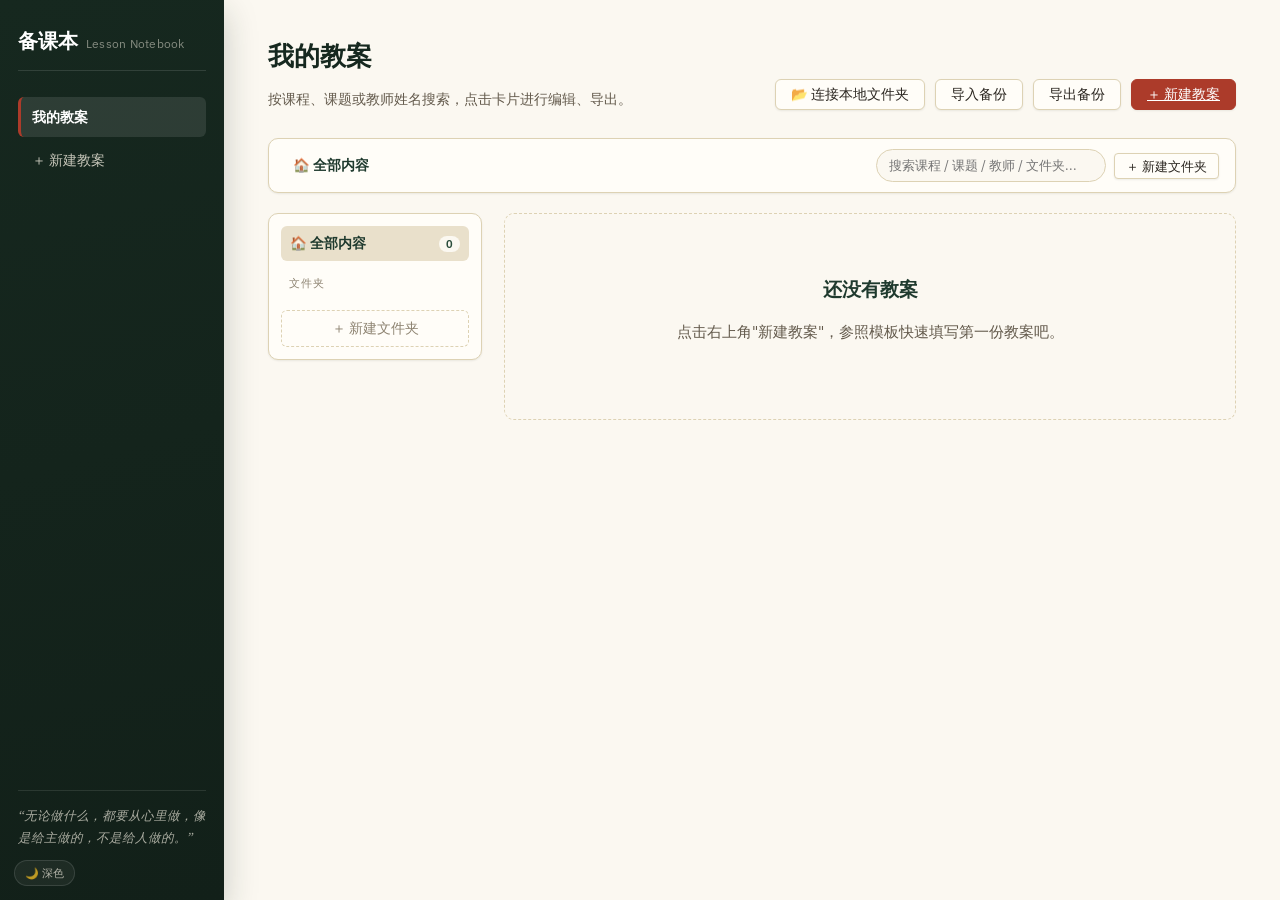
<file: index.html>
<!DOCTYPE html>
<html lang="zh-CN">
<head>
<meta charset="UTF-8" />
<meta name="viewport" content="width=device-width, initial-scale=1.0" />
<title>备课本 · 我的教案</title>
<script>
// 提前应用主题，避免深色模式下刷新时闪白
try { if (localStorage.getItem("lesson_planner_theme") === "dark") document.documentElement.setAttribute("data-theme", "dark"); } catch (e) {}
</script>
<link rel="stylesheet" href="css/style.css?v=76" />
</head>
<body>
<div class="app-shell">

  <aside class="app-rail">
    <div class="brand">备课本
      <small>Lesson Notebook</small>
    </div>
    <nav>
      <a href="index.html" class="active">我的教案</a>
      <a href="editor.html">＋ 新建教案</a>
    </nav>
    <div class="rail-tabs" id="rail-tabs"></div>
    <button class="theme-toggle" id="theme-toggle" title="切换主题">🌙 深色</button>
    <div class="rail-foot">
      <span class="rail-foot-text">“无论做什么，都要从心里做，像是给主做的，不是给人做的。”</span>
    </div>
  </aside>

  <main class="app-main">
    <div class="page-head">
      <div>
        <h1>我的教案</h1>
        <p>按课程、课题或教师姓名搜索，点击卡片进行编辑、导出。</p>
      </div>
      <div class="toolbar">
        <button class="btn" id="fs-sync-btn" style="display:none" title="把教案实时镜像为本地真实文件夹和 JSON 文件">📂 连接本地文件夹</button>
        <button class="btn" id="import-backup-btn">导入备份</button>
        <button class="btn" id="export-backup-btn">导出备份</button>
        <a class="btn btn-accent" href="editor.html">＋ 新建教案</a>
      </div>
      <input type="file" id="import-file-input" accept="application/json" style="display:none" />
    </div>

    <div class="breadcrumb-bar">
      <div class="breadcrumb" id="breadcrumb"></div>
      <div class="breadcrumb-tools">
        <input type="search" id="search-input" placeholder="搜索课程 / 课题 / 教师 / 文件夹..." />
        <button class="btn btn-sm" id="new-folder-btn" title="新建文件夹">＋ 新建文件夹</button>
      </div>
    </div>

    <div class="explorer">
      <aside class="explorer-sidebar" id="explorer-sidebar"></aside>

      <section class="explorer-main">
        <div class="card-grid" id="card-grid"></div>

        <div class="empty-state" id="empty-state" style="display:none">
          <h2>还没有教案</h2>
          <p>点击右上角"新建教案"，参照模板快速填写第一份教案吧。</p>
        </div>
      </section>
    </div>
  </main>
</div>

<div class="toast" id="toast"></div>

<!-- 移动教案弹窗 -->
<div class="move-modal" id="move-modal" style="display:none">
  <div class="modal-backdrop" id="move-modal-backdrop"></div>
  <div class="move-modal-content">
    <h3>移动教案到…</h3>
    <div class="move-list" id="move-list"></div>
    <div class="move-modal-actions">
      <button type="button" class="btn btn-ghost" id="move-cancel">取消</button>
    </div>
  </div>
</div>

<!-- 新建/重命名文件夹弹窗 -->
<div class="move-modal" id="folder-modal" style="display:none">
  <div class="modal-backdrop" id="folder-modal-backdrop"></div>
  <div class="move-modal-content">
    <h3 id="folder-modal-title">新建文件夹</h3>
    <input type="text" id="folder-name-input" placeholder="请输入文件夹名称..." maxlength="50" />
    <div class="move-modal-actions">
      <button type="button" class="btn btn-ghost" id="folder-modal-cancel">取消</button>
      <button type="button" class="btn btn-primary" id="folder-modal-ok">确定</button>
    </div>
  </div>
</div>

<script type="module" src="js/dashboard.js?v=72"></script>
<script type="module" src="js/theme.js?v=72"></script>
</body>
</html>
</file>
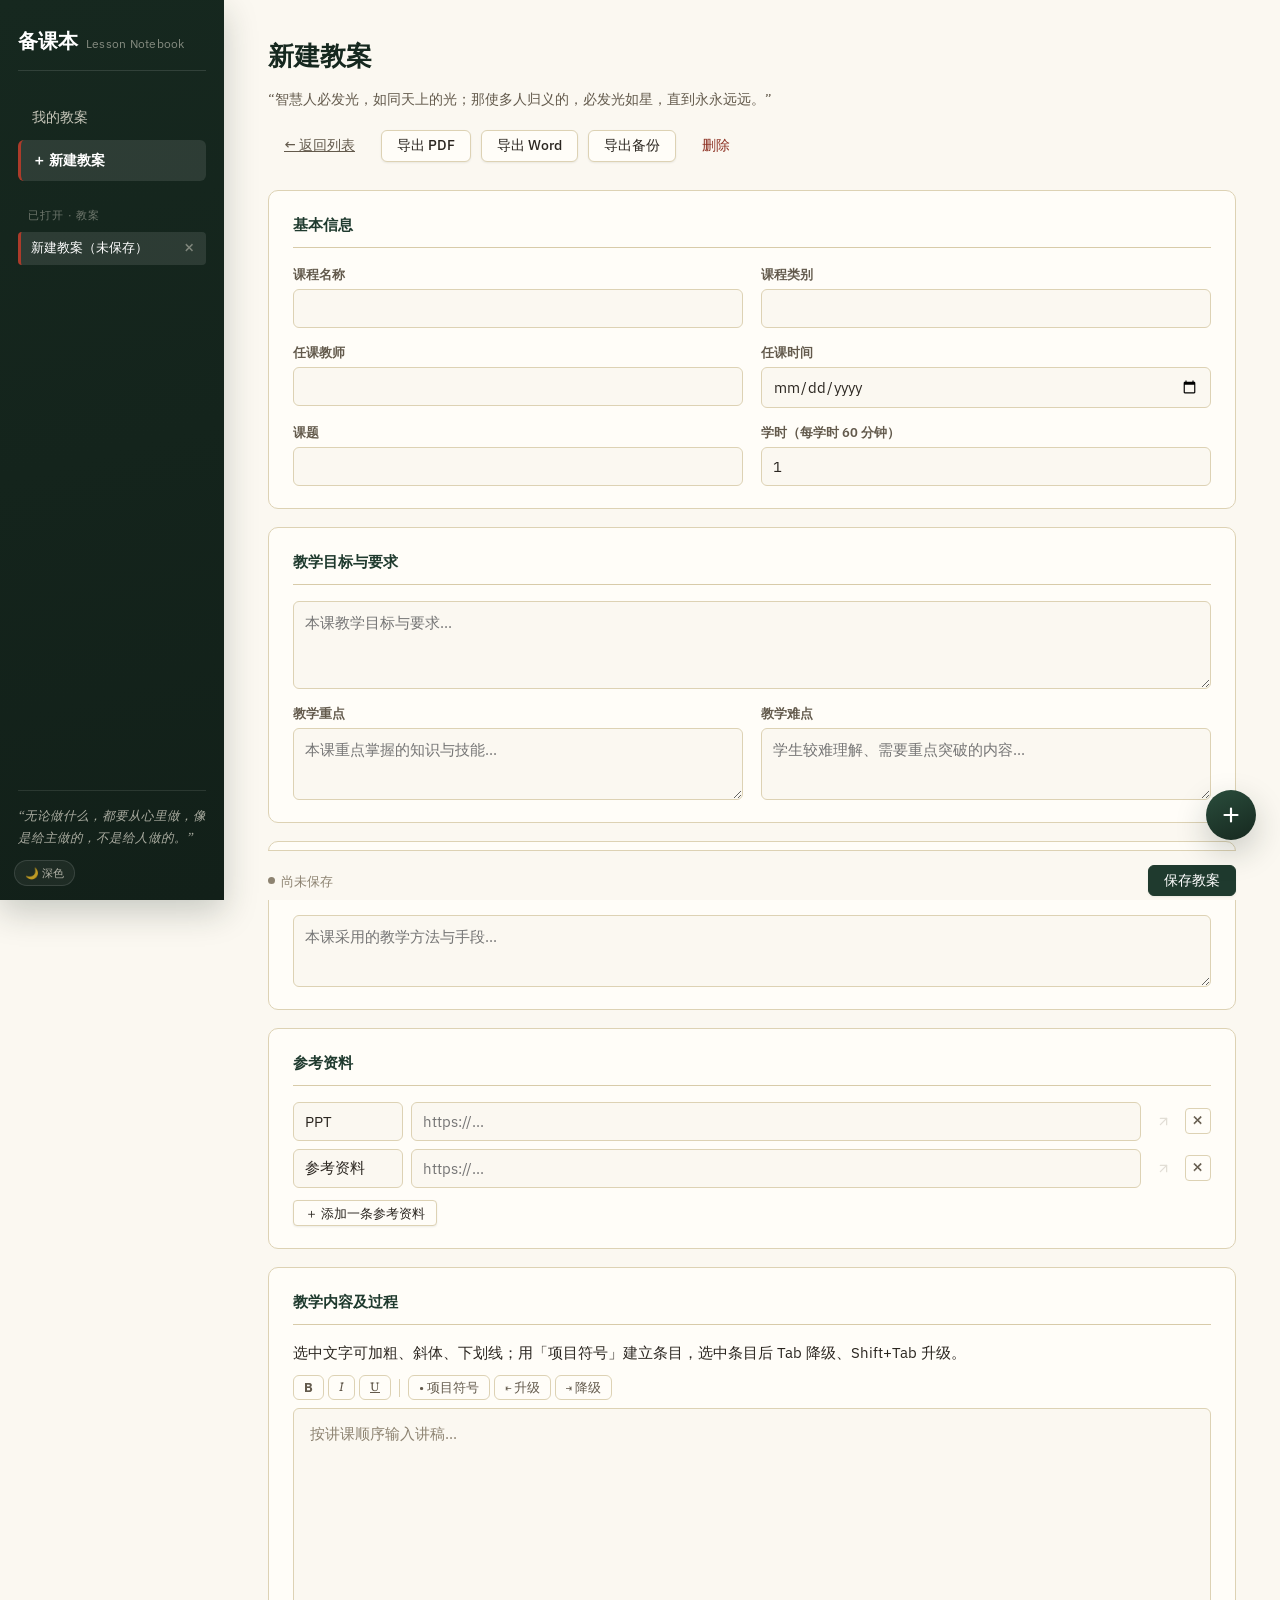
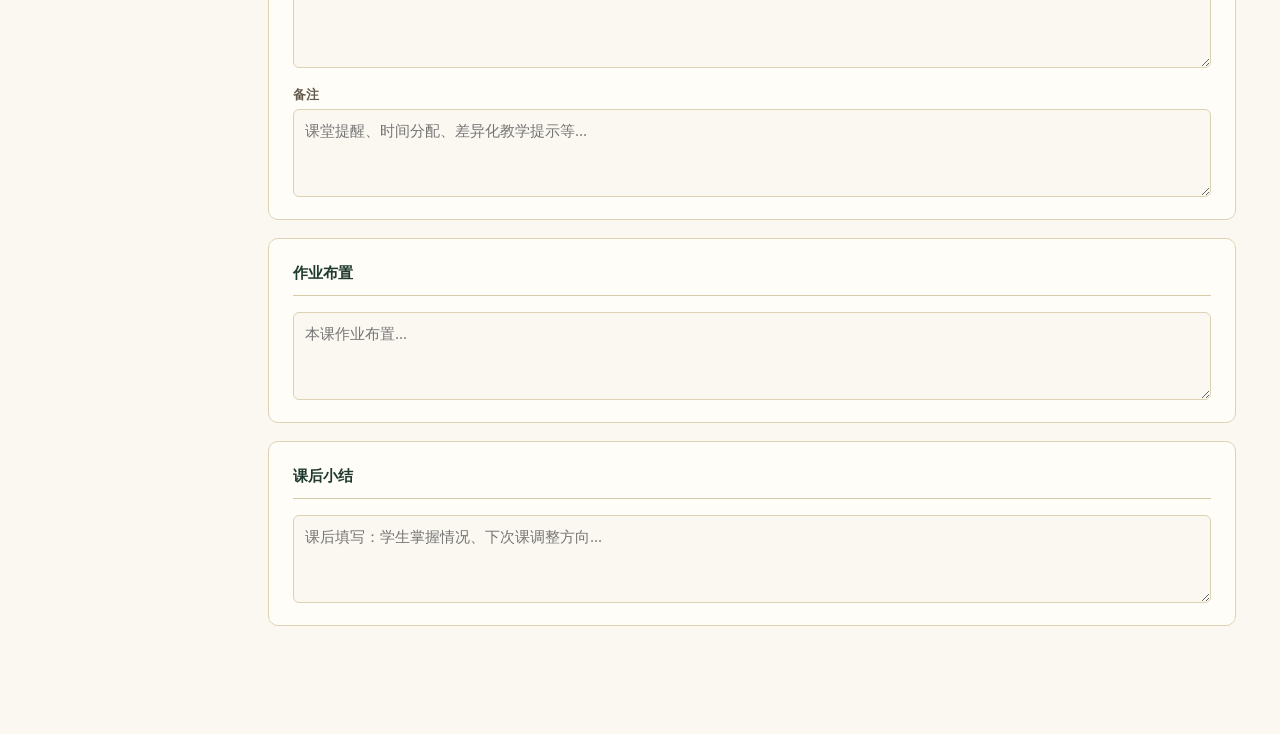
<file: editor.html>
<!DOCTYPE html>
<html lang="zh-CN">
<head>
<meta charset="UTF-8" />
<meta name="viewport" content="width=device-width, initial-scale=1.0" />
<title>编辑教案 · 备课本</title>
<script>
// 提前应用主题，避免深色模式下刷新时闪白
try { if (localStorage.getItem("lesson_planner_theme") === "dark") document.documentElement.setAttribute("data-theme", "dark"); } catch (e) {}
</script>
<link rel="stylesheet" href="css/style.css?v=76" />
</head>
<body>
<div class="app-shell">

  <aside class="app-rail">
    <div class="brand">备课本
      <small>Lesson Notebook</small>
    </div>
    <nav>
      <a href="index.html">我的教案</a>
      <a href="editor.html" class="active">＋ 新建教案</a>
    </nav>
    <div class="rail-tabs" id="rail-tabs"></div>
    <button class="theme-toggle" id="theme-toggle" title="切换主题">🌙 深色</button>
    <div class="rail-foot">
      <span class="rail-foot-text">“无论做什么，都要从心里做，像是给主做的，不是给人做的。”</span>
    </div>
  </aside>

  <main class="app-main">
    <div class="page-head">
      <div>
        <h1 id="page-title">编辑教案</h1>
        <p>“智慧人必发光，如同天上的光；那使多人归义的，必发光如星，直到永永远远。”</p>
      </div>
      <div class="toolbar">
        <a class="btn btn-ghost" href="index.html">← 返回列表</a>
        <button class="btn" id="export-pdf-btn" title="在打印对话框的目标打印机中选择『另存为 PDF』即可。">导出 PDF</button>
        <button class="btn" id="export-docx-btn">导出 Word</button>
        <button class="btn" id="export-backup-btn">导出备份</button>
        <button class="btn btn-danger btn-ghost" id="delete-btn">删除</button>
      </div>
    </div>

    <form id="plan-form">

      <section class="form-section">
        <h2>基本信息</h2>
        <div class="field-grid">
          <div class="field">
            <label for="courseName">课程名称</label>
            <input type="text" id="courseName" />
          </div>
          <div class="field">
            <label for="courseCategory">课程类别</label>
            <input type="text" id="courseCategory" />
          </div>
          <div class="field">
            <label for="teacher">任课教师</label>
            <input type="text" id="teacher" />
          </div>
          <div class="field">
            <label for="teachDate">任课时间</label>
            <input type="date" id="teachDate" />
          </div>
          <div class="field">
            <label for="lessonTitle">课题</label>
            <input type="text" id="lessonTitle" />
          </div>
          <div class="field">
            <label for="hours">学时（每学时 60 分钟）</label>
            <input type="number" id="hours" min="0.5" step="0.5" value="1" />
          </div>
        </div>
      </section>

      <section class="form-section">
        <h2>教学目标与要求</h2>
        <div class="field full">
          <textarea id="objectives" placeholder="本课教学目标与要求..."></textarea>
        </div>
        <div class="field-grid" style="margin-top:14px">
          <div class="field">
            <label for="keyPoints">教学重点</label>
            <textarea id="keyPoints" placeholder="本课重点掌握的知识与技能..." style="min-height:72px"></textarea>
          </div>
          <div class="field">
            <label for="difficultPoints">教学难点</label>
            <textarea id="difficultPoints" placeholder="学生较难理解、需要重点突破的内容..." style="min-height:72px"></textarea>
          </div>
        </div>
      </section>

      <section class="form-section">
        <h2>教学方法与手段</h2>
        <div class="field full">
          <textarea id="methods" placeholder="本课采用的教学方法与手段..." style="min-height:72px"></textarea>
        </div>
      </section>

      <section class="form-section">
        <h2>参考资料</h2>
        <div id="references-list"></div>
        <button type="button" class="btn btn-sm add-row-btn" id="add-reference-btn">＋ 添加一条参考资料</button>
      </section>

      <section class="form-section">
        <h2>教学内容及过程</h2>
        <p class="hint" style="margin-bottom:10px">选中文字可加粗、斜体、下划线；用「项目符号」建立条目，选中条目后 Tab 降级、Shift+Tab 升级。</p>
        <div class="rich-toolbar" id="rich-toolbar">
          <button type="button" class="rt-btn" data-cmd="bold" title="加粗"><b>B</b></button>
          <button type="button" class="rt-btn rt-italic" data-cmd="italic" title="斜体"><i>I</i></button>
          <button type="button" class="rt-btn rt-underline" data-cmd="underline" title="下划线"><u>U</u></button>
          <span class="rt-divider"></span>
          <button type="button" class="rt-btn" data-cmd="insertUnorderedList" title="项目符号（一级条目）">• 项目符号</button>
          <button type="button" class="rt-btn" data-cmd="outdent" title="提升层级（减少缩进）">⇤ 升级</button>
          <button type="button" class="rt-btn" data-cmd="indent" title="降低层级（增加缩进）">⇥ 降级</button>
        </div>
        <div id="content-editor" class="rich-editor" contenteditable="true" data-placeholder="按讲课顺序输入讲稿..."></div>
        <div class="field full" style="margin-top:16px">
          <label for="remarks">备注</label>
          <textarea id="remarks" placeholder="课堂提醒、时间分配、差异化教学提示等..."></textarea>
        </div>
      </section>

      <section class="form-section">
        <h2>作业布置</h2>
        <div class="field full">
          <textarea id="homework" placeholder="本课作业布置..."></textarea>
        </div>
      </section>

      <section class="form-section">
        <h2>课后小结</h2>
        <div class="field full">
          <textarea id="summary" placeholder="课后填写：学生掌握情况、下次课调整方向..."></textarea>
        </div>
      </section>

    </form>

    <div class="save-bar">
      <span class="save-status" id="save-status">尚未保存</span>
      <button class="btn btn-primary" id="save-btn">保存教案</button>
    </div>

  </main>

  <!-- ============ AI Floating Chat ============ -->
  <button class="ai-fab" id="ai-fab" title="AI Chat">
    <svg viewBox="0 0 24 24" width="26" height="26" fill="none" stroke="currentColor" stroke-width="2" stroke-linecap="round" stroke-linejoin="round">
      <path d="M6 12h12M12 6v12"/>
    </svg>
  </button>

  <div class="ai-chat" id="ai-chat" style="display:none">
    <div class="ai-chat-header">
      <div class="ai-chat-title">
        <span>AI Chat</span>
      </div>
      <div class="ai-chat-tools">
        <button class="ai-chat-tool" id="ai-chat-settings" title="Settings">
          <svg viewBox="0 0 24 24" width="16" height="16" fill="none" stroke="currentColor" stroke-width="2" stroke-linecap="round" stroke-linejoin="round">
            <circle cx="12" cy="12" r="3"/><path d="M19.4 15a1.65 1.65 0 0 0 .33 1.82l.06.06a2 2 0 1 1-2.83 2.83l-.06-.06a1.65 1.65 0 0 0-1.82-.33 1.65 1.65 0 0 0-1 1.51V21a2 2 0 1 1-4 0v-.09A1.65 1.65 0 0 0 9 19.4a1.65 1.65 0 0 0-1.82.33l-.06.06a2 2 0 1 1-2.83-2.83l.06-.06A1.65 1.65 0 0 0 4.68 15a1.65 1.65 0 0 0-1.51-1H3a2 2 0 1 1 0-4h.09A1.65 1.65 0 0 0 4.6 9a1.65 1.65 0 0 0-.33-1.82l-.06-.06a2 2 0 1 1 2.83-2.83l.06.06A1.65 1.65 0 0 0 9 4.68a1.65 1.65 0 0 0 1-1.51V3a2 2 0 1 1 4 0v.09a1.65 1.65 0 0 0 1 1.51 1.65 1.65 0 0 0 1.82-.33l.06-.06a2 2 0 1 1 2.83 2.83l-.06.06A1.65 1.65 0 0 0 19.4 9a1.65 1.65 0 0 0 1.51 1H21a2 2 0 1 1 0 4h-.09a1.65 1.65 0 0 0-1.51 1z"/>
          </svg>
        </button>
        <button class="ai-chat-tool" id="ai-chat-close" title="Close">
          <svg viewBox="0 0 24 24" width="16" height="16" fill="none" stroke="currentColor" stroke-width="2" stroke-linecap="round" stroke-linejoin="round">
            <path d="M18 6L6 18M6 6l12 12"/>
          </svg>
        </button>
      </div>
    </div>

    <div class="ai-messages" id="ai-messages"></div>

    <div class="ai-input-area">
      <textarea id="ai-input" placeholder="Type your message..." rows="2"></textarea>
      <button class="ai-send-btn" id="ai-send" title="Send">
        <svg viewBox="0 0 24 24" width="18" height="18" fill="none" stroke="currentColor" stroke-width="2" stroke-linecap="round" stroke-linejoin="round">
          <path d="M22 2L11 13M22 2l-7 20-4-9-9-4 20-7z"/>
        </svg>
      </button>
    </div>

    <!-- 左下角缩放把手：拖动可调整窗口大小 -->
    <div class="ai-chat-resize" id="ai-chat-resize" title="拖动调整窗口大小"></div>
  </div>

  <!-- AI 设置弹窗 -->
  <div class="ai-modal" id="ai-modal" style="display:none">
    <div class="ai-modal-backdrop" id="ai-modal-backdrop"></div>
    <div class="ai-modal-content">
      <h3>AI 设置</h3>

      <div class="ai-setup-notice" id="ai-setup-notice">
        <strong>🚀 开始使用 AI</strong>
        <p>Groq 提供免费的 AI 推理服务，但需要 API Key。</p>
        <ol>
          <li>访问 <a href="https://console.groq.com/keys" target="_blank" rel="noopener">console.groq.com/keys</a></li>
          <li>登录/注册账号（支持 GitHub 登录）</li>
          <li>点击 "Create API Key" 创建 Key</li>
          <li>复制 Key 粘贴到下方</li>
          <li>点击"测试连接"验证</li>
        </ol>
        <p class="hint">免费额度：每分钟 30 次请求，每天 14,400 次请求<br>
        可用模型请查看 <a href="https://console.groq.com/playground" target="_blank" rel="noopener">Groq Playground</a></p>
      </div>

      <div class="field">
        <label for="ai-api-key">Groq API Key <span style="color:var(--pencil-red)">*</span></label>
        <input type="password" id="ai-api-key" placeholder="gsk_xxxxxxxxxxxxxxxxxxxxxxxxxxxxxxxx" />
      </div>

      <div class="field">
        <label for="ai-model-custom">模型 ID <span style="color:var(--ink-faint)">（可选，默认使用 Qwen 3.8 27B）</span></label>
        <input type="text" id="ai-model-custom" placeholder="例如：llama3-8b-8192" />
      </div>

      <div class="ai-test-row">
        <button type="button" class="btn btn-sm btn-ghost" id="ai-test-btn">测试连接</button>
        <span class="ai-test-result" id="ai-test-result"></span>
      </div>

      <div class="ai-modal-actions">
        <button type="button" class="btn btn-primary" id="ai-save-settings">保存</button>
        <button type="button" class="btn btn-ghost" id="ai-cancel-settings">取消</button>
      </div>
    </div>
  </div>
</div>

<!-- ============ 打印视图（导出 PDF 时填充并显示） ============ -->
<div id="print-root"></div>

<div class="toast" id="toast"></div>

<script type="module" src="js/editor.js?v=72"></script>
<script type="module" src="js/theme.js?v=72"></script>
</body>
</html>
</file>
<file: css/style.css>
/* ============================================================
   备课本 Lesson Notebook — 全站样式
   设计方向：教师的备课笔记本
   - 黑板绿（导航 / 强调结构）
   - 牛皮纸卡片（内容承载）
   - 红笔批注色（操作 / 强调）
   字体：标题用衬线（教材质感），正文用无衬线（屏幕可读性）
   ============================================================ */

@import url('https://fonts.googleapis.com/css2?family=Source+Serif+4:opsz,wght@8..60,400;8..60,600;8..60,700&family=IBM+Plex+Sans:wght@400;500;600&family=IBM+Plex+Mono:wght@500&display=swap');

:root {
  /* 色板 */
  --ink-green-900: #16281f;
  --ink-green-800: #1f3a2e;
  --ink-green-700: #2a4d3c;
  --chalk: #f2ede0;
  --paper: #fbf8f1;
  --paper-card: #fffdf8;
  --kraft: #e9e0cb;
  --kraft-line: #d8cba9;
  --pencil-red: #ac3b2a;
  --pencil-red-dark: #8c2f21;
  --ink: #2b2620;
  --ink-soft: #635a4c;
  --ink-faint: #8d8371;
  --border: #ddd2b4;

  /* 语义别名：强调文字色（深色主题下单独指定，与用作背景的绿色解耦） */
  --heading: #16281f;
  --accent-text: #2a4d3c;
  --accent-text-strong: #1f3a2e;

  --font-serif: 'Source Serif 4', 'Songti SC', serif;
  --font-sans: 'IBM Plex Sans', 'PingFang SC', 'Microsoft YaHei', sans-serif;
  --font-mono: 'IBM Plex Mono', monospace;

  /* 圆角：从「扁平」升级为「柔和精致」，同一比例贯穿全站控件 */
  --radius-xs: 4px;
  --radius-s: 6px;
  --radius-m: 10px;
  --radius-l: 16px;
  --radius-pill: 999px;

  /* 阴影：统一用墨绿色调而非纯灰，与主题色调一致，分四档层级 */
  --shadow-xs: 0 1px 2px rgba(22, 40, 31, 0.08);
  --shadow-sm: 0 2px 10px rgba(22, 40, 31, 0.12);
  --shadow-md: 0 12px 32px rgba(22, 40, 31, 0.22);
  --shadow-lg: 0 22px 56px rgba(22, 40, 31, 0.32);

  /* 统一缓动曲线，让所有过渡动效手感一致 */
  --ease: cubic-bezier(.4, 0, .2, 1);

  --shadow-card: var(--shadow-xs);

  color-scheme: light;
}

/* ---------- 深色主题（夜读模式） ---------- */
/* 黑板绿导航保持不变；内容区切换为深色纸张 */
[data-theme="dark"] {
  color-scheme: dark;
  --paper: #1d221e;
  --paper-card: #252b26;
  --kraft: #2f3630;
  --kraft-line: #3f4841;
  --ink: #e7e2d6;
  --ink-soft: #b4ad9e;
  --ink-faint: #8a8477;
  --border: #3c443d;
  --heading: #d8ecde;
  --accent-text: #93d2b1;
  --accent-text-strong: #abe0c2;
  --pencil-red: #d97757;
  --pencil-red-dark: #b44531;
  --shadow-xs: 0 1px 2px rgba(0, 0, 0, 0.25);
  --shadow-sm: 0 2px 8px rgba(0, 0, 0, 0.32);
  --shadow-md: 0 10px 28px rgba(0, 0, 0, 0.42);
  --shadow-lg: 0 20px 52px rgba(0, 0, 0, 0.55);
}

* { box-sizing: border-box; }

/* ---------- 全站统一滚动条 ---------- */
/* 细胶囊 + 主题色调，所有可滚动区域（页面、弹窗、消息区、文本框等）共用 */
* {
  scrollbar-width: thin;
  scrollbar-color: var(--kraft-line) transparent;
}
::-webkit-scrollbar {
  width: 8px;
  height: 8px;
}
::-webkit-scrollbar-track {
  background: transparent;
}
::-webkit-scrollbar-thumb {
  background: var(--kraft-line);
  border-radius: var(--radius-pill);
  border: 2px solid transparent;
  background-clip: padding-box;
}
::-webkit-scrollbar-thumb:hover {
  background: var(--ink-faint);
  background-clip: padding-box;
}
::-webkit-scrollbar-corner {
  background: transparent;
}

html, body {
  margin: 0;
  padding: 0;
  background: var(--paper);
  color: var(--ink);
  font-family: var(--font-sans);
  font-size: 15px;
  line-height: 1.6;
}

h1, h2, h3, h4 {
  font-family: var(--font-serif);
  font-weight: 600;
  color: var(--heading);
  margin: 0 0 0.4em 0;
}

a { color: var(--accent-text); }

button, input, textarea, select {
  font-family: inherit;
  font-size: inherit;
  color: inherit;
}

/* ---------- 顶部结构 ---------- */

.app-shell {
  display: flex;
  min-height: 100vh;
}

.app-rail {
  width: 224px;
  flex-shrink: 0;
  background: linear-gradient(165deg, var(--ink-green-900) 0%, #122019 100%);
  color: var(--chalk);
  padding: 28px 18px;
  display: flex;
  flex-direction: column;
  gap: 26px;
  /* 底部预留空间，避免左下角的主题按钮压住引言文字 */
  padding-bottom: 52px;
  box-shadow: var(--shadow-md);
  position: relative;
  z-index: 1;
  /* 侧栏固定不动：视口高度 + 固定定位，主内容区域独立滚动 */
  position: sticky;
  top: 0;
  height: 100vh;
  overflow-y: auto;
  overflow-x: hidden;
}

.app-rail .brand {
  font-family: var(--font-serif);
  font-size: 20px;
  font-weight: 700;
  line-height: 1.3;
  color: #fff;
  border-bottom: 1px solid rgba(255,255,255,0.12);
  padding-bottom: 16px;
  display: flex;
  align-items: center;
  gap: 8px;
}

.app-rail .brand small {
  display: block;
  margin-top: 6px;
  font-family: var(--font-sans);
  font-size: 11.5px;
  font-weight: 400;
  letter-spacing: 0.02em;
  color: rgba(242,237,224,0.5);
}

.app-rail nav {
  display: flex;
  flex-direction: column;
  gap: 3px;
}

.app-rail nav a {
  display: flex;
  align-items: center;
  gap: 8px;
  color: rgba(242,237,224,0.8);
  text-decoration: none;
  padding: 9px 11px;
  border-radius: var(--radius-s);
  font-size: 14px;
  border-left: 3px solid transparent;
  transition: background .15s var(--ease), color .15s var(--ease), border-color .15s var(--ease);
}

.app-rail nav a:hover {
  background: rgba(255,255,255,0.07);
  color: #fff;
}

.app-rail nav a.active {
  background: rgba(255,255,255,0.1);
  color: #fff;
  border-left-color: var(--pencil-red);
  font-weight: 600;
}

.app-rail .rail-foot {
  margin-top: auto;
  font-size: 12px;
  font-style: italic;
  line-height: 1.7;
  color: rgba(242,237,224,0.5);
  border-top: 1px solid rgba(255,255,255,0.1);
  padding-top: 14px;
  position: relative;
}
.app-rail .rail-foot .rail-foot-text {
  font-family: var(--font-serif);
  font-size: 12.5px;
  color: rgba(242,237,224,0.68);
}

/* ---------- 主题切换（深浅色） ---------- */

.app-rail .theme-toggle {
  position: absolute;
  left: 14px;
  bottom: 14px;
  background: rgba(255,255,255,0.05);
  color: rgba(242,237,224,0.7);
  border: 1px solid rgba(255,255,255,0.12);
  border-radius: var(--radius-pill);
  padding: 4px 10px;
  font-size: 11px;
  line-height: 1.5;
  cursor: pointer;
  transition: background .15s var(--ease), color .15s var(--ease), border-color .15s var(--ease);
}
.app-rail .theme-toggle:hover {
  background: rgba(255,255,255,0.12);
  color: #fff;
  border-color: rgba(255,255,255,0.26);
}

/* ---------- 左栏：已打开教案的标签页 ---------- */

.app-rail .rail-tabs {
  display: flex;
  flex-direction: column;
  gap: 2px;
  max-height: 32vh;
  overflow-y: auto;
  /* 滚动条样式使用全站统一规则 */
}

.app-rail .rail-tabs-head {
  font-size: 11px;
  letter-spacing: 0.08em;
  color: rgba(242,237,224,0.4);
  padding: 0 10px 6px;
}

.app-rail .rail-tab {
  display: flex;
  align-items: center;
  gap: 6px;
  color: rgba(242,237,224,0.8);
  font-size: 13px;
  line-height: 1.4;
  padding: 7px 6px 7px 10px;
  border-radius: var(--radius-xs);
  border-left: 3px solid transparent;
  cursor: pointer;
  transition: background .15s var(--ease), color .15s var(--ease), border-color .15s var(--ease);
}

.app-rail .rail-tab:hover {
  background: rgba(255,255,255,0.07);
  color: #fff;
}

.app-rail .rail-tab.active {
  background: rgba(255,255,255,0.1);
  color: #fff;
  border-left-color: var(--pencil-red);
  font-weight: 500;
}

.rail-tab-title {
  flex: 1;
  min-width: 0;
  overflow: hidden;
  text-overflow: ellipsis;
  white-space: nowrap;
}

.rail-tab-close {
  flex-shrink: 0;
  border: none;
  background: transparent;
  color: rgba(242,237,224,0.45);
  cursor: pointer;
  font-size: 11px;
  line-height: 1;
  padding: 3px 5px;
  border-radius: var(--radius-xs);
  transition: background .14s var(--ease), color .14s var(--ease);
}

.rail-tab-close:hover {
  color: #fff;
  background: rgba(255,255,255,0.18);
}

/* 标签拖拽排序反馈 */
.app-rail .rail-tab.dragging { opacity: 0.4; }
.app-rail .rail-tab.drop-above { box-shadow: inset 0 2px 0 rgba(255,255,255,0.85); }
.app-rail .rail-tab.drop-below { box-shadow: inset 0 -2px 0 rgba(255,255,255,0.85); }

.app-main {
  flex: 1;
  min-width: 0;
  padding: 36px 44px 40px;
}

.page-head {
  display: flex;
  align-items: flex-end;
  justify-content: space-between;
  gap: 20px;
  margin-bottom: 28px;
  flex-wrap: wrap;
}

.page-head h1 { font-size: 26px; }
.page-head p { margin: 4px 0 0; color: var(--ink-soft); font-size: 14px; }

/* ---------- 按钮 ---------- */

.btn {
  display: inline-flex;
  align-items: center;
  gap: 6px;
  border: 1px solid var(--border);
  background: var(--paper-card);
  color: var(--ink);
  padding: 8px 15px;
  border-radius: var(--radius-s);
  cursor: pointer;
  font-size: 13.5px;
  font-weight: 500;
  line-height: 1;
  box-shadow: var(--shadow-xs);
  transition: border-color .16s var(--ease), background .16s var(--ease),
              box-shadow .16s var(--ease), transform .16s var(--ease), color .16s var(--ease);
}
.btn:hover {
  border-color: var(--ink-green-700);
  box-shadow: var(--shadow-sm);
  transform: translateY(-1px);
}
.btn:active { transform: translateY(0); box-shadow: var(--shadow-xs); }
.btn:focus-visible {
  outline: 2px solid var(--ink-green-700);
  outline-offset: 2px;
}

.btn-primary {
  background: var(--ink-green-800);
  border-color: var(--ink-green-800);
  color: #fff;
}
.btn-primary:hover { background: var(--ink-green-700); border-color: var(--ink-green-700); }

.btn-accent {
  background: var(--pencil-red);
  border-color: var(--pencil-red);
  color: #fff;
}
.btn-accent:hover { background: var(--pencil-red-dark); border-color: var(--pencil-red-dark); }

.btn-ghost {
  background: transparent;
  border-color: transparent;
  color: var(--ink-soft);
  box-shadow: none;
}
.btn-ghost:hover { color: var(--ink); background: var(--kraft); box-shadow: none; }
.btn-ghost:active { background: var(--kraft-line); }

.btn-danger { color: var(--pencil-red-dark); }
.btn-danger:hover { color: #fff; background: var(--pencil-red-dark); border-color: var(--pencil-red-dark); }
.btn-ghost.btn-danger:hover { color: var(--pencil-red-dark); background: rgba(172, 59, 42, 0.1); }

.btn-sm { padding: 6px 11px; font-size: 12.5px; border-radius: var(--radius-xs); }

.btn:disabled { opacity: 0.45; cursor: not-allowed; transform: none; box-shadow: none; }

/* ---------- 本地文件夹连接按钮状态 ---------- */

.btn.fs-btn-connected {
  background: #1a7f37;
  border-color: #1a7f37;
  color: #fff;
}
.btn.fs-btn-connected:hover { background: #1f8f41; border-color: #1f8f41; }

.btn.fs-btn-need-perm {
  background: #9a6700;
  border-color: #9a6700;
  color: #fff;
}
.btn.fs-btn-need-perm:hover { background: #b88500; border-color: #b88500; }

.toolbar {
  display: flex;
  gap: 10px;
  flex-wrap: wrap;
}

/* ---------- 卡片 / 索引卡（Dashboard） ---------- */

.card-grid {
  display: grid;
  grid-template-columns: repeat(auto-fill, minmax(266px, 1fr));
  gap: 18px;
}

.plan-card {
  position: relative;
  background: var(--paper-card);
  border: 1px solid var(--border);
  border-left: 3px solid var(--pencil-red);
  border-radius: var(--radius-m);
  padding: 18px 20px 15px;
  box-shadow: var(--shadow-card);
  display: flex;
  flex-direction: column;
  gap: 9px;
  cursor: pointer;
  transition: border-color .18s var(--ease), box-shadow .18s var(--ease), transform .18s var(--ease);
}

.plan-card:hover {
  border-color: var(--ink-green-700);
  border-left-color: var(--pencil-red);
  box-shadow: var(--shadow-md);
  transform: translateY(-3px);
}

.plan-card .plan-course {
  display: inline-flex;
  align-self: flex-start;
  font-size: 11px;
  font-weight: 600;
  letter-spacing: 0.03em;
  color: var(--accent-text-strong);
  background: var(--kraft);
  border-radius: var(--radius-pill);
  padding: 3px 10px;
}

.plan-card h3 {
  font-size: 17.5px;
  line-height: 1.4;
  margin: 2px 0 0;
}

.plan-card .plan-meta {
  font-size: 12.5px;
  color: var(--ink-soft);
  display: flex;
  gap: 10px;
  flex-wrap: wrap;
}

/* 教师 / 上课时间 / 学时：每一项单独一行，长短都不影响排版 */
.plan-card .plan-meta-lines {
  flex-direction: column;
  gap: 4px;
}
.plan-card .plan-meta-lines span { display: flex; align-items: center; gap: 6px; }

.plan-card .plan-updated {
  color: var(--ink-faint);
  font-size: 11.5px;
}

.plan-card .plan-actions {
  margin-top: 8px;
  display: flex;
  gap: 6px;
  flex-wrap: wrap;
  border-top: 1px solid var(--border);
  padding-top: 11px;
}
.plan-card .plan-actions .btn { box-shadow: none; }

/* ---------- 资源管理器（文件夹） ---------- */

.breadcrumb-bar {
  display: flex;
  align-items: center;
  justify-content: space-between;
  gap: 12px;
  border: 1px solid var(--border);
  background: var(--paper-card);
  border-radius: var(--radius-m);
  padding: 10px 16px;
  margin-bottom: 20px;
  box-shadow: var(--shadow-xs);
}

.breadcrumb {
  display: flex;
  align-items: center;
  gap: 4px;
  flex-wrap: wrap;
  font-size: 13.5px;
}
.crumb {
  border: none;
  background: transparent;
  color: var(--ink-soft);
  cursor: pointer;
  padding: 4px 8px;
  border-radius: var(--radius-xs);
  font-size: 13.5px;
  transition: background .14s var(--ease), color .14s var(--ease);
}
.crumb:hover { background: var(--kraft); color: var(--ink); }
.crumb.active { color: var(--accent-text-strong); font-weight: 600; }
.crumb-sep { color: var(--ink-faint); }

.breadcrumb-tools {
  display: flex;
  align-items: center;
  gap: 8px;
  margin-left: auto;
  flex-shrink: 0;
}

.breadcrumb-tools input[type="search"] {
  width: 230px;
  padding: 7px 12px;
  border: 1px solid var(--border);
  border-radius: var(--radius-pill);
  background: var(--paper);
  font-size: 13px;
  transition: border-color .14s var(--ease), box-shadow .14s var(--ease);
}
.breadcrumb-tools input[type="search"]:focus {
  outline: none;
  border-color: var(--ink-green-700);
  box-shadow: 0 0 0 3px rgba(30, 74, 55, 0.12);
}

.explorer {
  display: flex;
  gap: 22px;
  align-items: flex-start;
}

.explorer-sidebar {
  width: 214px;
  flex-shrink: 0;
  border: 1px solid var(--border);
  background: var(--paper-card);
  border-radius: var(--radius-m);
  padding: 12px;
  display: flex;
  flex-direction: column;
  gap: 2px;
  position: sticky;
  top: 16px;
  max-height: calc(100vh - 32px);
  overflow-y: auto;
  box-shadow: var(--shadow-xs);
}

.xsidebar-label {
  font-size: 11px;
  letter-spacing: 0.08em;
  color: var(--ink-faint);
  padding: 12px 8px 5px;
}

.xsidebar-row {
  display: flex;
  align-items: center;
  gap: 2px;
  border-radius: var(--radius-s);
  border-left: 3px solid transparent;
}
.xsidebar-row.active { background: var(--kraft); border-left-color: var(--ink-green-700); }
.xsidebar-row .xsidebar-item { flex: 1; min-width: 0; }

.xsidebar-item {
  display: flex;
  align-items: center;
  gap: 7px;
  border: none;
  background: transparent;
  color: var(--ink);
  text-align: left;
  font-size: 13.5px;
  padding: 8px 9px;
  border-radius: var(--radius-s);
  cursor: pointer;
  overflow: hidden;
  white-space: nowrap;
  transition: background .14s var(--ease), color .14s var(--ease);
}
.xsidebar-item:hover { background: var(--kraft); }
.xsidebar-item.active { background: var(--kraft); color: var(--accent-text-strong); font-weight: 600; }
.xsidebar-item .xcount {
  margin-left: auto;
  font-size: 10.5px;
  color: var(--ink-faint);
  background: var(--paper);
  border-radius: var(--radius-pill);
  padding: 1px 7px;
  flex-shrink: 0;
}
.xsidebar-item.active .xcount { color: var(--accent-text); }

.xsidebar-actions { display: none; gap: 2px; }
.xsidebar-row:hover .xsidebar-actions { display: inline-flex; }
.xsidebar-actions button {
  border: none;
  background: transparent;
  color: var(--ink-faint);
  cursor: pointer;
  font-size: 12px;
  padding: 3px 5px;
  border-radius: var(--radius-xs);
  line-height: 1;
  transition: color .14s var(--ease), background .14s var(--ease);
}
.xsidebar-actions button:hover { color: var(--pencil-red-dark); background: rgba(172, 59, 42, 0.08); }

.xsidebar-add {
  margin-top: 10px;
  border: 1px dashed var(--border);
  color: var(--ink-faint);
  justify-content: center;
}
.xsidebar-add:hover { color: var(--accent-text-strong); border-color: var(--accent-text); background: var(--kraft); }

.explorer-main { flex: 1; min-width: 0; }

/* ---------- 文件夹卡片（基于 plan-card，绿色主题） ---------- */

.folder-card {
  border-left-color: var(--ink-green-700);
  align-items: center;
}

.folder-card:hover {
  border-left-color: var(--ink-green-800);
}

.folder-card .folder-card-icon {
  font-size: 34px;
  text-align: center;
  margin-bottom: 2px;
  filter: drop-shadow(0 2px 3px rgba(22,40,31,0.15));
}

.folder-card h3 {
  font-size: 16px;
  text-align: center;
  color: var(--heading);
}

.folder-card .plan-meta {
  justify-content: center;
  font-size: 12px;
  color: var(--ink-faint);
}

/* 拖拽反馈 */
.drag-over { outline: 2px dashed var(--ink-green-700); outline-offset: 2px; border-radius: var(--radius-m); }
.plan-card.dragging { opacity: 0.45; }

/* 文件夹命名弹窗输入框 */
#folder-name-input {
  width: 100%;
  border: 1px solid var(--border);
  border-radius: var(--radius-s);
  padding: 9px 10px;
  background: var(--paper);
  font-size: 14px;
}
#folder-name-input:focus {
  outline: 2px solid var(--ink-green-700);
  outline-offset: -1px;
}

/* 树形侧栏层级符 */
.xcaret {
  font-size: 10px;
  color: var(--ink-faint);
  flex-shrink: 0;
}

/* ---------- 移动教案弹窗 ---------- */

.move-modal {
  position: fixed;
  inset: 0;
  z-index: 90;
  display: flex;
  align-items: center;
  justify-content: center;
}

.modal-backdrop {
  position: absolute;
  inset: 0;
  background: rgba(22, 40, 31, 0.5);
  backdrop-filter: blur(2px);
}

@keyframes modal-pop-in {
  from { opacity: 0; transform: translateY(10px) scale(0.97); }
  to { opacity: 1; transform: translateY(0) scale(1); }
}

.move-modal-content {
  position: relative;
  background: var(--paper-card);
  border: 1px solid var(--border);
  border-radius: var(--radius-l);
  box-shadow: var(--shadow-lg);
  padding: 22px 24px;
  width: min(92vw, 360px);
  max-height: 80vh;
  display: flex;
  flex-direction: column;
  animation: modal-pop-in 0.2s var(--ease);
}
.move-modal-content h3 {
  font-size: 16px;
  margin-bottom: 14px;
}

.move-list {
  display: flex;
  flex-direction: column;
  gap: 6px;
  overflow-y: auto;
}

.move-item {
  text-align: left;
  border: 1px solid var(--border);
  background: var(--paper);
  border-radius: var(--radius-s);
  padding: 9px 12px;
  font-size: 13.5px;
  color: var(--ink);
  cursor: pointer;
  transition: border-color .14s var(--ease), background .14s var(--ease), transform .14s var(--ease);
}
.move-item:hover {
  border-color: var(--ink-green-700);
  background: var(--kraft);
  transform: translateX(2px);
}

.move-modal-actions {
  margin-top: 14px;
  display: flex;
  justify-content: flex-end;
}

.empty-state {
  border: 1px dashed var(--border);
  border-radius: var(--radius-m);
  padding: 60px 24px;
  text-align: center;
  color: var(--ink-soft);
}

.empty-state h2 { color: var(--accent-text-strong); font-size: 19px; margin-bottom: 8px; }

/* ---------- 表单（编辑器） ---------- */

.form-section {
  background: var(--paper-card);
  border: 1px solid var(--border);
  border-radius: var(--radius-m);
  padding: 22px 24px;
  margin-bottom: 18px;
}

.form-section h2 {
  font-size: 15px;
  text-transform: none;
  color: var(--accent-text-strong);
  border-bottom: 1px solid var(--kraft-line);
  padding-bottom: 10px;
  margin-bottom: 16px;
}

.field-grid {
  display: grid;
  grid-template-columns: repeat(2, 1fr);
  gap: 14px 18px;
}

.field { display: flex; flex-direction: column; gap: 5px; }
.field.full { grid-column: 1 / -1; }

.field label {
  font-size: 12.5px;
  font-weight: 600;
  color: var(--ink-soft);
}

.field .hint {
  font-size: 11.5px;
  color: var(--ink-faint);
  font-weight: 400;
}

input[type="text"], input[type="date"], input[type="number"], input[type="url"], textarea {
  border: 1px solid var(--border);
  border-radius: var(--radius-s);
  padding: 9px 11px;
  background: var(--paper);
  width: 100%;
  resize: vertical;
  transition: border-color .14s var(--ease), box-shadow .14s var(--ease);
}

textarea { min-height: 88px; line-height: 1.6; }

input:focus, textarea:focus, select:focus {
  outline: none;
  border-color: var(--ink-green-700);
  box-shadow: 0 0 0 3px rgba(30, 74, 55, 0.12);
}

/* 参考资料 / 内容大纲 的动态行 */

.repeat-row {
  display: grid;
  grid-template-columns: 110px 1fr auto auto;
  gap: 8px;
  margin-bottom: 8px;
  align-items: center;
}

/* ---------- 教学内容及过程：Word 式富文本编辑 ---------- */

.rich-toolbar {
  display: flex;
  align-items: center;
  gap: 4px;
  flex-wrap: wrap;
  margin-bottom: 8px;
}

.rich-toolbar .rt-btn {
  border: 1px solid var(--border);
  background: var(--paper-card);
  border-radius: var(--radius-s);
  padding: 5px 10px;
  font-size: 12.5px;
  line-height: 1;
  color: var(--ink-soft);
  cursor: pointer;
}
.rich-toolbar .rt-btn:hover {
  border-color: var(--accent-text);
  color: var(--accent-text-strong);
  background: var(--paper);
}
.rich-toolbar .rt-italic,
.rich-toolbar .rt-underline { font-family: var(--font-serif); }
.rich-toolbar .rt-divider {
  width: 1px;
  height: 18px;
  background: var(--border);
  margin: 0 4px;
}

.rich-editor {
  border: 1px solid var(--border);
  border-radius: var(--radius-s);
  background: var(--paper);
  min-height: 260px;
  overflow-y: auto;
  /* 允许拖动右下角把手调整高度 */
  resize: vertical;
  padding: 12px 16px;
  font-size: 14.5px;
  line-height: 1.8;
  outline-offset: 1px;
}
.rich-editor:focus { outline: 2px solid var(--ink-green-700); }
.rich-editor:empty::before {
  content: attr(data-placeholder);
  color: var(--ink-faint);
  pointer-events: none;
}

/* 编辑器内列表样式与导出效果保持一致（所见即所得） */
.rich-editor ul {
  margin: 0;
  padding-left: 1.6em;
  list-style-type: disc;
}
.rich-editor ul ul { list-style-type: circle; }
.rich-editor ul ul ul { list-style-type: square; }
.rich-editor > ul > li { font-weight: 700; }
.rich-editor li { margin: 3px 0; }
.rich-editor p { margin: 0 0 6px; }

.icon-btn {
  border: 1px solid var(--border);
  background: var(--paper-card);
  border-radius: var(--radius-xs);
  width: 26px;
  height: 26px;
  display: flex;
  align-items: center;
  justify-content: center;
  cursor: pointer;
  font-size: 12px;
  line-height: 1;
  color: var(--ink-soft);
  transition: border-color .14s var(--ease), color .14s var(--ease), background .14s var(--ease);
}
.icon-btn:hover { border-color: var(--accent-text); color: var(--accent-text-strong); background: var(--kraft); }

/* 参考资料跳转按钮：无边框幽灵样式，极简 */
.ref-open {
  border: none;
  background: transparent;
  color: var(--ink-faint);
  width: 28px;
  height: 28px;
  padding: 0;
}
.ref-open svg { width: 15px; height: 15px; display: block; }
.ref-open:hover:not(:disabled) {
  background: var(--kraft);
  color: var(--accent-text-strong);
}
.ref-open:disabled { opacity: 0.25; cursor: default; background: transparent; }

.add-row-btn {
  margin-top: 4px;
}

/* 底部保存条 */

.save-bar {
  position: sticky;
  bottom: 0;
  background: var(--paper);
  padding: 14px 0 4px;
  display: flex;
  justify-content: space-between;
  align-items: center;
  border-top: 1px solid var(--border);
  margin-top: 4px;
}

.save-status {
  font-size: 12.5px;
  color: var(--ink-faint);
  display: inline-flex;
  align-items: center;
  gap: 6px;
}

.save-status::before {
  content: "";
  display: inline-block;
  width: 7px;
  height: 7px;
  border-radius: 50%;
  background: currentColor;
  flex-shrink: 0;
}

.save-status[data-status="saved"] { color: #2a7d4a; }
.save-status[data-status="unsaved"] { color: #ac3b2a; }
.save-status[data-status="saving"] { color: #2a5d8c; }

/* ---------- AI 占位区（暂不启用） ---------- */

.ai-placeholder {
  border: 1px dashed var(--kraft-line);
  background: var(--kraft);
  border-radius: var(--radius-m);
  padding: 14px 16px;
  font-size: 13px;
  color: var(--ink-soft);
  display: flex;
  align-items: center;
  justify-content: space-between;
  gap: 12px;
  flex-wrap: wrap;
}

/* ---------- AI 悬浮对话窗口 ---------- */

/* 悬浮按钮 */
.ai-fab {
  position: fixed;
  bottom: 60px;
  right: 24px;
  width: 50px;
  height: 50px;
  border-radius: 50%;
  background: linear-gradient(155deg, var(--ink-green-700), var(--ink-green-900));
  color: #fff;
  border: none;
  cursor: pointer;
  display: flex;
  align-items: center;
  justify-content: center;
  font-size: 19px;
  box-shadow: var(--shadow-md);
  z-index: 99;
  transition: transform 0.2s var(--ease), box-shadow 0.2s var(--ease);
}

.ai-fab:hover {
  transform: scale(1.08) translateY(-2px);
  box-shadow: var(--shadow-lg);
}
.ai-fab:active { transform: scale(1.02); }

.ai-fab-badge {
  position: absolute;
  top: -1px;
  right: -1px;
  width: 13px;
  height: 13px;
  background: var(--pencil-red);
  border-radius: 50%;
  border: 2px solid #fff;
  box-shadow: 0 0 0 0 rgba(196, 68, 46, 0.5);
  animation: ai-badge-pulse 2.4s infinite;
}
@keyframes ai-badge-pulse {
  0% { box-shadow: 0 0 0 0 rgba(196, 68, 46, 0.45); }
  70% { box-shadow: 0 0 0 6px rgba(196, 68, 46, 0); }
  100% { box-shadow: 0 0 0 0 rgba(196, 68, 46, 0); }
}

/* 聊天窗口 */
.ai-chat {
  position: fixed;
  bottom: 122px;
  right: 24px;
  width: 380px;
  max-height: 600px;
  background: var(--paper);
  border: none;
  border-radius: var(--radius-l);
  box-shadow: var(--shadow-lg);
  z-index: 100;
  display: flex;
  flex-direction: column;
  overflow: hidden;
  animation: ai-chat-in 0.22s var(--ease);
}

@keyframes ai-chat-in {
  from { opacity: 0; transform: translateY(14px) scale(0.96); }
  to { opacity: 1; transform: translateY(0) scale(1); }
}

/* 聊天头部 */
.ai-chat-header {
  display: flex;
  align-items: center;
  justify-content: space-between;
  padding: 13px 16px;
  background: linear-gradient(120deg, var(--ink-green-800), var(--ink-green-700));
  color: #fff;
}

.ai-chat-title {
  display: flex;
  align-items: center;
  gap: 9px;
  font-weight: 600;
  font-size: 14px;
}
.ai-chat-title::before {
  content: "✦";
  display: flex;
  align-items: center;
  justify-content: center;
  width: 22px;
  height: 22px;
  border-radius: 50%;
  background: rgba(255,255,255,0.16);
  font-size: 11px;
}

.ai-chat-tools {
  display: flex;
  gap: 4px;
}

.ai-chat-tool {
  width: 28px;
  height: 28px;
  border: none;
  background: rgba(255, 255, 255, 0.14);
  color: #fff;
  border-radius: var(--radius-xs);
  cursor: pointer;
  display: flex;
  align-items: center;
  justify-content: center;
  transition: background .16s var(--ease), transform .16s var(--ease);
}
.ai-chat-tool:active { transform: scale(0.92); }

.ai-chat-tool:hover {
  background: rgba(255, 255, 255, 0.26);
}

/* 拖动/缩放支持 */
.ai-chat-header { cursor: move; }

.ai-chat-resize {
  position: absolute;
  left: 0;
  bottom: 0;
  width: 20px;
  height: 20px;
  cursor: nesw-resize;
  z-index: 3;
}

.ai-chat-resize::before {
  content: "";
  position: absolute;
  left: 5px;
  bottom: 5px;
  width: 9px;
  height: 9px;
  border-left: 2px solid var(--ink-faint);
  border-bottom: 2px solid var(--ink-faint);
  border-bottom-left-radius: 4px;
  opacity: 0.55;
  transition: opacity .14s var(--ease), border-color .14s var(--ease);
}

.ai-chat-resize:hover::before {
  opacity: 1;
  border-color: var(--ink-green-700);
}

/* 用户手动调整过大小后，解除默认的尺寸上限，让设置生效 */
.ai-chat.ai-chat-resized { max-height: none; }
.ai-chat.ai-chat-resized .ai-messages { max-height: none; }

/* 快捷功能 */
.ai-quick-actions {
  display: flex;
  flex-wrap: wrap;
  gap: 6px;
  padding: 11px 12px;
  border-bottom: 1px solid var(--border);
  background: var(--kraft);
}

.ai-quick-btn {
  padding: 5px 11px;
  font-size: 12px;
  background: var(--paper);
  border: 1px solid var(--border);
  border-radius: var(--radius-pill);
  cursor: pointer;
  color: var(--ink);
  transition: background .16s var(--ease), border-color .16s var(--ease), color .16s var(--ease), transform .16s var(--ease);
}

.ai-quick-btn:hover {
  background: var(--ink-green-700);
  border-color: var(--ink-green-700);
  color: #fff;
  transform: translateY(-1px);
}

/* 消息区域 */
.ai-messages {
  flex: 1;
  overflow-y: auto;
  padding: 14px 12px;
  min-height: 120px;
  max-height: 280px;
  display: flex;
  flex-direction: column;
  gap: 11px;
}

.ai-message {
  max-width: 88%;
  padding: 9px 13px;
  border-radius: var(--radius-m);
  font-size: 13px;
  line-height: 1.6;
  word-break: break-word;
  box-shadow: var(--shadow-xs);
}

.ai-message-user {
  align-self: flex-end;
  background: var(--ink-green-700);
  color: #fff;
  border-bottom-right-radius: 4px;
  box-shadow: none;
}

.ai-message-ai {
  align-self: flex-start;
  background: var(--kraft);
  color: var(--ink);
  border-bottom-left-radius: 4px;
}

.ai-message-error {
  align-self: flex-start;
  background: rgba(196, 68, 46, 0.08);
  border: 1px solid rgba(196, 68, 46, 0.25);
  color: var(--pencil-red-dark);
  border-bottom-left-radius: 4px;
  box-shadow: none;
}

.ai-message-content {
  white-space: pre-wrap;
}

/* AI 回复消息操作（悬停显示的复制/编辑小图标，位于气泡下方） */
.ai-message-row {
  display: flex;
  flex-direction: column;
  max-width: 88%;
}

.ai-message-row-user { align-self: flex-end; }
.ai-message-row-ai { align-self: flex-start; }

/* 气泡在行内占满宽度，对齐交给行容器 */
.ai-message-row .ai-message { align-self: stretch; max-width: 100%; }

.ai-message-actions {
  display: flex;
  gap: 2px;
  margin-top: 4px;
  /* 默认隐藏，悬停消息时浮现 */
  opacity: 0;
  pointer-events: none;
  transition: opacity .15s var(--ease);
  /* 与气泡边缘对齐 */
  align-self: flex-start;
}

.ai-message-row-user .ai-message-actions { align-self: flex-end; }

.ai-message-row:hover .ai-message-actions,
.ai-message-row:has(.ai-edit-area) .ai-message-actions {
  opacity: 1;
  pointer-events: auto;
}

.ai-msg-btn {
  width: 22px;
  height: 22px;
  padding: 0;
  display: flex;
  align-items: center;
  justify-content: center;
  border: none;
  background: transparent;
  color: var(--ink-faint);
  border-radius: var(--radius-xs);
  cursor: pointer;
  transition: background .14s var(--ease), color .14s var(--ease);
}

.ai-msg-btn svg { width: 13px; height: 13px; display: block; }

.ai-msg-btn:hover {
  background: rgba(0, 0, 0, 0.09);
  color: var(--ink);
}

/* 用户消息是深绿底，图标用浅色 */
.ai-message-user .ai-msg-btn { color: rgba(255, 255, 255, 0.7); }
.ai-message-user .ai-msg-btn:hover {
  background: rgba(255, 255, 255, 0.18);
  color: #fff;
}

/* 消息编辑态 */
.ai-edit-area {
  display: flex;
  flex-direction: column;
  gap: 6px;
  margin-top: 6px;
  width: 100%;
}

.ai-edit-area textarea {
  width: 100%;
  min-height: 56px;
  resize: vertical;
  border: 1px solid var(--ink-green-700);
  border-radius: var(--radius-s);
  padding: 7px 9px;
  font-size: 13px;
  line-height: 1.55;
  font-family: inherit;
  color: var(--ink);
  background: var(--paper-card);
}

.ai-edit-area textarea:focus {
  outline: none;
  box-shadow: 0 0 0 3px rgba(30, 74, 55, 0.14);
}

.ai-edit-btns {
  display: flex;
  gap: 6px;
  justify-content: flex-end;
}

.ai-edit-save,
.ai-edit-cancel {
  font-size: 11px;
  padding: 3px 10px;
  border-radius: var(--radius-pill);
  border: 1px solid var(--border);
  cursor: pointer;
  transition: background .14s var(--ease), color .14s var(--ease), border-color .14s var(--ease);
}

.ai-edit-cancel {
  background: transparent;
  color: var(--ink-soft);
}

.ai-edit-cancel:hover {
  background: rgba(0, 0, 0, 0.07);
  color: var(--ink);
}

.ai-edit-save {
  border: none;
  background: var(--ink-green-800);
  color: #fff;
}

.ai-edit-save:hover:not(:disabled) { background: var(--ink-green-700); }
.ai-edit-save:disabled { opacity: 0.45; cursor: not-allowed; }

/* 输入区域 */
.ai-input-area {
  display: flex;
  align-items: flex-end;
  gap: 8px;
  padding: 11px 12px;
  border-top: 1px solid var(--border);
  background: var(--paper-card);
}

.ai-input-area textarea {
  flex: 1;
  resize: none;
  border: 1px solid var(--border);
  border-radius: var(--radius-m);
  padding: 8px 11px;
  font-size: 13px;
  line-height: 1.5;
  min-height: 36px;
  max-height: 80px;
  font-family: inherit;
  transition: border-color .14s var(--ease), box-shadow .14s var(--ease);
}

.ai-input-area textarea:focus {
  outline: none;
  border-color: var(--ink-green-700);
  box-shadow: 0 0 0 3px rgba(30, 74, 55, 0.12);
}

.ai-send-btn {
  width: 36px;
  height: 36px;
  border: none;
  background: var(--ink-green-700);
  color: #fff;
  border-radius: 50%;
  cursor: pointer;
  display: flex;
  align-items: center;
  justify-content: center;
  flex-shrink: 0;
  box-shadow: var(--shadow-xs);
  transition: background 0.16s var(--ease), transform 0.16s var(--ease), box-shadow 0.16s var(--ease);
}

.ai-send-btn:hover {
  background: var(--ink-green-800);
  transform: translateY(-1px);
  box-shadow: var(--shadow-sm);
}

.ai-send-btn:disabled {
  opacity: 0.5;
  cursor: not-allowed;
  transform: none;
  box-shadow: none;
}

/* 加载动画 */
.ai-typing {
  display: flex;
  gap: 4px;
  padding: 4px 0;
}

.ai-typing-dot {
  width: 6px;
  height: 6px;
  background: var(--ink-soft);
  border-radius: 50%;
  animation: ai-typing-bounce 1.2s infinite;
}

.ai-typing-dot:nth-child(2) { animation-delay: 0.2s; }
.ai-typing-dot:nth-child(3) { animation-delay: 0.4s; }

@keyframes ai-typing-bounce {
  0%, 60%, 100% { transform: translateY(0); opacity: 0.4; }
  30% { transform: translateY(-4px); opacity: 1; }
}

/* AI 设置弹窗 */
.ai-modal {
  position: fixed;
  inset: 0;
  z-index: 200;
  display: flex;
  align-items: center;
  justify-content: center;
}

.ai-modal-backdrop {
  position: absolute;
  inset: 0;
  background: rgba(22, 40, 31, 0.5);
  backdrop-filter: blur(2px);
}

.ai-modal-content {
  position: relative;
  background: var(--paper);
  border: 1px solid var(--border);
  border-radius: var(--radius-l);
  padding: 26px;
  width: 90%;
  max-width: 440px;
  max-height: 85vh;
  overflow-y: auto;
  /* 滚动条不贴着内容，留一点呼吸感 */
  scrollbar-gutter: stable;
  padding-right: 22px;
  box-shadow: var(--shadow-lg);
  animation: modal-pop-in 0.2s var(--ease);
}
/* 滚动条样式使用全站统一规则 */

.ai-modal-content h3 {
  margin-bottom: 18px;
}

.ai-modal-content .field {
  margin-bottom: 16px;
}

.ai-setup-notice {
  background: var(--kraft);
  border: 1px solid var(--kraft-line);
  border-radius: var(--radius-m);
  padding: 14px 16px;
  margin-bottom: 18px;
  font-size: 13px;
}

.ai-setup-notice strong {
  display: block;
  margin-bottom: 8px;
  font-size: 14px;
}

.ai-setup-notice ol {
  margin: 8px 0;
  padding-left: 18px;
}

.ai-setup-notice li {
  margin: 4px 0;
}

.ai-setup-notice a {
  color: var(--accent-text);
}

.ai-modal-actions {
  display: flex;
  justify-content: flex-end;
  gap: 8px;
  margin-top: 22px;
}

.ai-test-row {
  display: flex;
  align-items: center;
  gap: 10px;
  margin-top: 8px;
}

.ai-test-result {
  font-size: 12px;
  color: var(--ink-soft);
}

.ai-test-result.success {
  color: var(--accent-text);
}

.ai-test-result.error {
  color: var(--pencil-red);
}

.checkbox-label {
  display: flex;
  align-items: center;
  gap: 8px;
  cursor: pointer;
  font-weight: 500;
}

.checkbox-label input[type="checkbox"] {
  width: 16px;
  height: 16px;
  cursor: pointer;
}

/* 移动端适配 */
@media (max-width: 600px) {
  .ai-fab {
    bottom: 16px;
    right: 16px;
    width: 48px;
    height: 48px;
  }
  .ai-chat {
    bottom: 72px;
    right: 12px;
    left: 12px;
    width: auto;
    max-height: 70vh;
  }
  .ai-messages {
    max-height: 40vh;
  }
  .ai-quick-btn {
    font-size: 11px;
    padding: 4px 8px;
  }
}

/* ---------- Toast ---------- */

.toast {
  position: fixed;
  right: 24px;
  bottom: 24px;
  background: var(--ink-green-900);
  color: #fff;
  padding: 11px 18px;
  border-radius: var(--radius-m);
  font-size: 13px;
  box-shadow: var(--shadow-lg);
  opacity: 0;
  transform: translateY(6px);
  transition: opacity .2s var(--ease), transform .2s var(--ease);
  pointer-events: none;
  z-index: 50;
}
.toast.show { opacity: 1; transform: translateY(0); }

/* 深色主题下微调（保存状态、状态提示等硬编码色的可读性） */
[data-theme="dark"] .save-status[data-status="saved"] { color: #7fd39a; }
[data-theme="dark"] .save-status[data-status="unsaved"] { color: #e89380; }
[data-theme="dark"] .save-status[data-status="saving"] { color: #93c2ef; }

/* ---------- 打印视图（导出 PDF 用） ---------- */

#print-root { display: none !important; }

@media print {
  /* 整个应用外壳（侧栏 + 主区域）在打印时完全隐藏，
     否则其 min-height:100vh 会占据一整页空白，使 #print-root 从第二页开始 */
  .app-shell,
  .ai-fab, .ai-chat, .ai-modal, .ai-fab-badge,
  .toast {
    display: none !important;
  }
  #print-root { display: block !important; }

  @page {
    size: A4;
    margin: 20mm 18mm;
  }

  body {
    background: #fff;
    font-family: "Songti SC", "SimSun", "Times New Roman", serif;
    font-size: 11pt;
    line-height: 1.6;
    color: #000;
  }

  /* 居中大标题 */
  .doc-title {
    text-align: center;
    font-size: 30pt;
    font-weight: 700;
    letter-spacing: 0.25em;
    margin: 28pt 0 34pt;
    color: #000;
  }

  /* 标题下信息行：标签 + 加粗下划线的值 */
  .doc-info { margin: 0 0 8pt 4em; }
  .doc-info p { margin: 0 0 10pt; font-size: 13pt; }
  .doc-info .doc-label { display: inline-block; min-width: 5.5em; }
  .doc-info .doc-value {
    font-weight: 700;
    text-decoration: underline;
    text-underline-offset: 3pt;
    text-decoration-thickness: 1pt;
  }

  /* 灰色斜纹横幅条 */
  .doc-banner {
    border: 1px solid #aaa;
    background: repeating-linear-gradient(45deg, #ececec 0 5px, #fafafa 5px 10px);
    padding: 3pt 8pt;
    font-size: 10.5pt;
    margin: 14pt 0 10pt;
    page-break-after: avoid;
  }
  .doc-banner.page-break {
    page-break-before: always;
    margin-top: 0;
  }

  /* 教案表格：黑色细线 */
  table.doc-table {
    width: 100%;
    border-collapse: collapse;
    border-spacing: 0;
    border: none;
    margin-bottom: 12pt;
  }
  table.doc-table th, table.doc-table td {
    border: 0.3pt solid #000;
    padding: 6pt 8pt;
    vertical-align: top;
    text-align: left;
    word-break: break-word;
  }
  table.doc-table th {
    width: 15%;
    font-weight: 700;
    text-align: center;
    vertical-align: middle;
  }
  tr { page-break-inside: avoid; }

  /* 讲稿部分大表：允许在单元格内自然跨页，避免出现空白页 */
  table.doc-process { page-break-inside: auto; }
  table.doc-process td { page-break-inside: auto; }
  table.doc-process tr { page-break-inside: auto; }

  /* 空内容单元格保留最小高度，便于打印后手写 */
  table.doc-table td.doc-multiline { min-height: 26pt; }

  /* 讲稿部分大表 */
  table.doc-table th.doc-process-head {
    width: auto;
    text-align: center;
    font-size: 14pt;
    letter-spacing: 0.2em;
    padding: 8pt;
  }
  td.doc-process-content { width: 78%; }
  td.doc-process-remarks { width: 22%; }
  th.doc-process-remarks-head { width: 22%; font-weight: 600; }
  td.doc-row-label { letter-spacing: 0.1em; }
  td.doc-tall { min-height: 80pt; }
  td.doc-process-content .cn-num { font-weight: 700; }

  /* 多级讲稿列表：与编辑器一致的圆点 + 悬挂缩进（所见即所得） */
  table.doc-table td.doc-process-content ul {
    margin: 0;
    padding-left: 1.5em;
    list-style-type: disc;
  }
  table.doc-table td.doc-process-content ul ul { list-style-type: circle; }
  table.doc-table td.doc-process-content ul ul ul { list-style-type: square; }
  table.doc-table td.doc-process-content > ul > li { font-weight: 700; }
  table.doc-table td.doc-process-content li { margin: 3pt 0; }
  table.doc-table .doc-bullet { padding-left: 1.6em; text-indent: -1.3em; margin: 2pt 0; }
}

/* ---------- PDF 捕获模式（html2canvas 截图用） ---------- */
/* 通过 .pdf-capture 类让打印视图在屏幕可见，同时复用打印样式 */

body.pdf-capture .app-rail,
body.pdf-capture .app-main > *:not(#print-root) { display: none !important; }
body.pdf-capture #print-root {
  display: block !important;
  position: fixed;
  left: 0;
  top: 0;
  width: 210mm;
  min-height: 297mm;
  background: #fff;
  z-index: -1;
  font-family: "Songti SC", "SimSun", "Times New Roman", serif;
  font-size: 11pt;
  line-height: 1.6;
  color: #000;
  padding: 20mm 18mm;
  box-sizing: border-box;
}
body.pdf-capture { background: #fff; }

/* 打印视图元素样式（在 PDF 捕获模式下生效） */
body.pdf-capture .doc-title {
  text-align: center;
  font-size: 30pt;
  font-weight: 700;
  letter-spacing: 0.25em;
  margin: 28pt 0 34pt;
  color: #000;
}
body.pdf-capture .doc-info { margin: 0 0 8pt 4em; }
body.pdf-capture .doc-info p { margin: 0 0 10pt; font-size: 13pt; }
body.pdf-capture .doc-info .doc-label { display: inline-block; min-width: 5.5em; }
body.pdf-capture .doc-info .doc-value {
  font-weight: 700;
  text-decoration: underline;
  text-underline-offset: 3pt;
  text-decoration-thickness: 1pt;
}
body.pdf-capture .doc-banner {
  border: 1px solid #aaa;
  background: repeating-linear-gradient(45deg, #ececec 0 5px, #fafafa 5px 10px);
  padding: 3pt 8pt;
  font-size: 10.5pt;
  margin: 14pt 0 10pt;
}
body.pdf-capture table.doc-table {
  width: 100%;
  border-collapse: collapse;
  border-spacing: 0;
  border: none;
  margin-bottom: 12pt;
}
body.pdf-capture table.doc-table th,
body.pdf-capture table.doc-table td {
  border: 0.3pt solid #000;
  padding: 6pt 8pt;
  vertical-align: top;
  text-align: left;
  word-break: break-word;
}
body.pdf-capture table.doc-table th {
  width: 15%;
  font-weight: 700;
  text-align: center;
  vertical-align: middle;
}
body.pdf-capture table.doc-table td.doc-multiline { min-height: 26pt; }
body.pdf-capture table.doc-table th.doc-process-head {
  width: auto;
  text-align: center;
  font-size: 14pt;
  letter-spacing: 0.2em;
  padding: 8pt;
}
body.pdf-capture td.doc-process-content { width: 78%; }
body.pdf-capture td.doc-process-remarks { width: 22%; }
body.pdf-capture th.doc-process-remarks-head { width: 22%; font-weight: 600; }
body.pdf-capture td.doc-row-label { letter-spacing: 0.1em; }
body.pdf-capture td.doc-tall { min-height: 80pt; }
body.pdf-capture td.doc-process-content .cn-num { font-weight: 700; }
body.pdf-capture table.doc-table td.doc-process-content ul {
  margin: 0;
  padding-left: 1.5em;
  list-style-type: disc;
}
body.pdf-capture table.doc-table td.doc-process-content ul ul { list-style-type: circle; }
body.pdf-capture table.doc-table td.doc-process-content ul ul ul { list-style-type: square; }
body.pdf-capture table.doc-table td.doc-process-content > ul > li { font-weight: 700; }
body.pdf-capture table.doc-table td.doc-process-content li { margin: 3pt 0; }
body.pdf-capture table.doc-table .doc-bullet { padding-left: 1.6em; text-indent: -1.3em; margin: 2pt 0; }

/* ---------- 响应式 ---------- */

/* 平板横屏 (900px 以下) */
@media (max-width: 900px) {
  .app-shell { flex-direction: column; }
  /* 平板/手机上侧栏回到文档流正常滚动（顶部横条不固定） */
  .app-rail {
    width: 100%;
    flex-direction: row;
    align-items: center;
    padding: 14px 18px;
    gap: 18px;
    position: static;
    height: auto;
    overflow: visible;
  }
  .app-rail .brand { border-bottom: none; padding-bottom: 0; }
  .app-rail nav { flex-direction: row; }
  .app-rail .rail-tabs { flex-direction: row; align-items: center; max-height: none; overflow-y: hidden; overflow-x: auto; flex: 1; gap: 4px; min-width: 0; }
  .app-rail .rail-tabs-head { display: none; }
  .app-rail .rail-tab { border-left: none; border-bottom: 3px solid transparent; padding: 5px 8px; flex-shrink: 0; }
  .app-rail .rail-tab.active { border-left-color: transparent; border-bottom-color: var(--pencil-red); }
  .rail-tab-title { max-width: 120px; }
  .app-rail .rail-foot { display: none; }
  /* 平板：主题按钮回到文档流，靠右排列，不再绝对定位 */
  .app-rail .theme-toggle {
    position: static;
    margin-left: auto;
    flex-shrink: 0;
  }
  .app-main { padding: 24px; }
  .field-grid { grid-template-columns: 1fr; }

  /* 资源管理器：侧栏变横向滚动条 */
  .explorer { flex-direction: column; gap: 12px; }
  .explorer-sidebar {
    width: 100%;
    flex-direction: row;
    align-items: center;
    position: static;
    max-height: none;
    overflow-x: auto;
    overflow-y: hidden;
    padding: 8px;
  }
  .xsidebar-label { display: none; }
  .xsidebar-row, .xsidebar-item { flex-shrink: 0; }
  .xsidebar-row { flex-direction: row; }
  .xsidebar-actions { display: inline-flex; }
  .breadcrumb-bar { flex-wrap: wrap; }
}

/* 手机竖屏 (600px 以下) */
@media (max-width: 600px) {
  /* ---------- 顶栏：紧凑两行（品牌行 + 导航行） ---------- */
  .app-rail {
    flex-wrap: wrap;
    padding: 10px 14px;
    gap: 8px 12px;
    box-shadow: var(--shadow-sm);
  }
  .app-rail .brand {
    font-size: 17px;
    width: auto;
    flex: 1;
    min-width: 0;
    border-bottom: none;
    padding-bottom: 0;
    display: flex;
    align-items: baseline;
    gap: 8px;
  }
  .app-rail .brand small {
    margin-top: 0;
    font-size: 11px;
  }
  .app-rail nav {
    order: 3;
    width: 100%;
    flex-direction: row;
    gap: 5px;
  }
  .app-rail nav a {
    flex: 1;
    justify-content: center;
    text-align: center;
    padding: 9px 6px;
    font-size: 13px;
    border-left: none;
    background: rgba(255,255,255,0.05);
  }
  .app-rail nav a.active {
    border-left: none;
    background: rgba(255,255,255,0.14);
  }
  .app-rail .rail-tabs {
    order: 2;
    width: 100%;
    flex: none;
  }

  /* ---------- 主区域 ---------- */
  .app-main {
    padding: 16px 14px 28px;
  }
  .page-head {
    flex-direction: column;
    align-items: flex-start;
    gap: 12px;
    margin-bottom: 16px;
  }
  .page-head h1 { font-size: 21px; }
  .page-head p { font-size: 12.5px; }
  /* ---------- 工具栏：流式换行布局（无横向溢出） ---------- */
  .toolbar {
    width: 100%;
    min-width: 0;
    max-width: 100%;
    display: flex;
    flex-wrap: wrap;
    gap: 8px;
  }
  .toolbar .btn {
    /* 自动换行：每行尽量放满，同行按钮等宽拉伸 */
    flex: 1 1 auto;
    min-width: 0;
    white-space: nowrap;
    justify-content: center;
    padding: 10px 12px;
    font-size: 13px;
  }

  /* ---------- 表单 ---------- */
  .form-section {
    padding: 15px 14px;
    margin-bottom: 14px;
  }
  .form-section h2 {
    font-size: 14px;
    padding-bottom: 8px;
    margin-bottom: 12px;
  }
  .field-grid {
    grid-template-columns: 1fr;
    gap: 12px;
  }
  .field label {
    font-size: 12.5px;
  }
  .field .hint {
    font-size: 11.5px;
  }
  /* 16px 起始字号，避免 iOS Safari 聚焦时自动放大页面 */
  input[type="text"], input[type="date"], input[type="number"],
  input[type="url"], input[type="password"], input[type="search"],
  textarea, select {
    font-size: 16px;
    padding: 10px 11px;
  }
  textarea {
    min-height: 72px;
  }

  /* 富文本编辑器 */
  .rich-toolbar {
    flex-wrap: wrap;
    gap: 6px;
  }
  .rt-btn {
    padding: 7px 10px;
    font-size: 12px;
    min-height: 32px;
  }
  .rich-editor {
    min-height: 180px;
    padding: 12px;
    font-size: 15px;
  }

  /* ---------- 参考资料：标签+按钮一行，链接独占一行 ---------- */
  .repeat-row {
    grid-template-columns: 1fr 30px 30px;
    grid-template-areas:
      "label open remove"
      "url url url";
    gap: 6px;
    margin-bottom: 10px;
  }
  .repeat-row .ref-label { grid-area: label; }
  .repeat-row .ref-url   { grid-area: url; }
  .repeat-row .ref-open  { grid-area: open; }
  .repeat-row .ref-remove { grid-area: remove; }
  /* 图标按钮在触屏上加大点击区域 */
  .repeat-row .icon-btn {
    width: 32px;
    height: 32px;
  }

  /* ---------- 底部保存条 ---------- */
  .save-bar {
    flex-direction: column-reverse;
    gap: 10px;
    padding: 12px 0 6px;
  }
  .save-bar .btn {
    width: 100%;
    justify-content: center;
    padding: 13px;
    font-size: 14.5px;
  }
  .save-status {
    text-align: center;
    font-size: 12px;
  }

  /* ---------- 首页卡片 ---------- */
  .card-grid {
    grid-template-columns: 1fr;
    gap: 12px;
  }
  .plan-card {
    padding: 14px 14px 12px;
  }
  .plan-card h3 {
    font-size: 16px;
  }
  .plan-card .plan-meta {
    font-size: 12px;
  }
  .plan-card .plan-actions {
    gap: 6px;
  }
  .plan-card .plan-actions .btn {
    flex: 1 1 40%;
    justify-content: center;
    padding: 9px 6px;
    font-size: 12.5px;
  }

  /* 搜索框（面包屑栏内） */
  .breadcrumb-bar {
    padding: 10px 12px;
    margin-bottom: 14px;
  }
  .breadcrumb-tools {
    width: 100%;
    margin-left: 0;
  }
  .breadcrumb-tools input[type="search"] {
    flex: 1;
    width: auto;
    min-width: 0;
    padding: 10px 12px;
  }

  /* 空状态 */
  .empty-state {
    padding: 40px 16px;
  }
  .empty-state h2 {
    font-size: 17px;
  }

  /* AI 占位 */
  .ai-placeholder {
    padding: 12px;
    font-size: 12px;
  }

  /* ---------- 移动端适配 ---------- */

  /* AI 悬浮按钮缩小、贴边 */
  .ai-fab {
    bottom: 20px;
    right: 16px;
    width: 46px;
    height: 46px;
  }
  /* 编辑页保存条 sticky 常驻屏幕底部，AI 按钮整体上移避让 */
  body:has(.save-bar) .ai-fab {
    bottom: 84px;
  }

  /* AI 窗口：铺满小屏（留出边距），重置拖拽产生的内联样式 */
  .ai-chat {
    left: 8px !important;
    right: 8px !important;
    top: 8px !important;
    bottom: 8px !important;
    width: auto !important;
    height: auto !important;
    max-height: none;
  }
  .ai-chat .ai-messages { max-height: none; flex: 1; }

  /* 触屏没有悬停：消息操作图标常显 */
  .ai-message-row .ai-message-actions {
    opacity: 1;
    pointer-events: auto;
  }

  /* AI 设置弹窗：贴边铺满 */
  .ai-modal-content {
    width: calc(100% - 24px);
    max-height: 88vh;
  }

  /* 触屏禁用拖拽把手的光标提示（拖拽仍可用鼠标场景） */
  .ai-chat-header { cursor: default; }
  .ai-chat-resize { display: none; }

  /* 手机：主题按钮钉在顶栏右上角（品牌文字短，右侧空间充足） */
  .app-rail .theme-toggle {
    position: absolute;
    left: auto;
    bottom: auto;
    top: 11px;
    right: 14px;
  }

  /* Toast：居中显示，避开右下角 AI 悬浮按钮 */
  .toast {
    left: 16px;
    right: 16px;
    bottom: 82px;
    text-align: center;
  }
  /* 编辑页：Toast 再上移，避开常驻保存条 + AI 按钮 */
  body:has(.save-bar) .toast {
    bottom: 146px;
  }
}

/* 小屏手机 (380px 以下) */
@media (max-width: 380px) {
  .app-rail .brand {
    font-size: 16px;
  }
  .app-rail nav a {
    font-size: 12.5px;
    padding: 8px 4px;
  }
  .toolbar {
    gap: 6px;
  }
  .page-head h1 {
    font-size: 19px;
  }
  .form-section {
    padding: 13px 11px;
  }
  .app-main {
    padding: 14px 10px 24px;
  }
  /* 卡片操作按钮在极窄屏下允许换行，避免溢出 */
  .plan-card .plan-actions .btn {
    white-space: normal;
    line-height: 1.3;
  }
}
</file>
